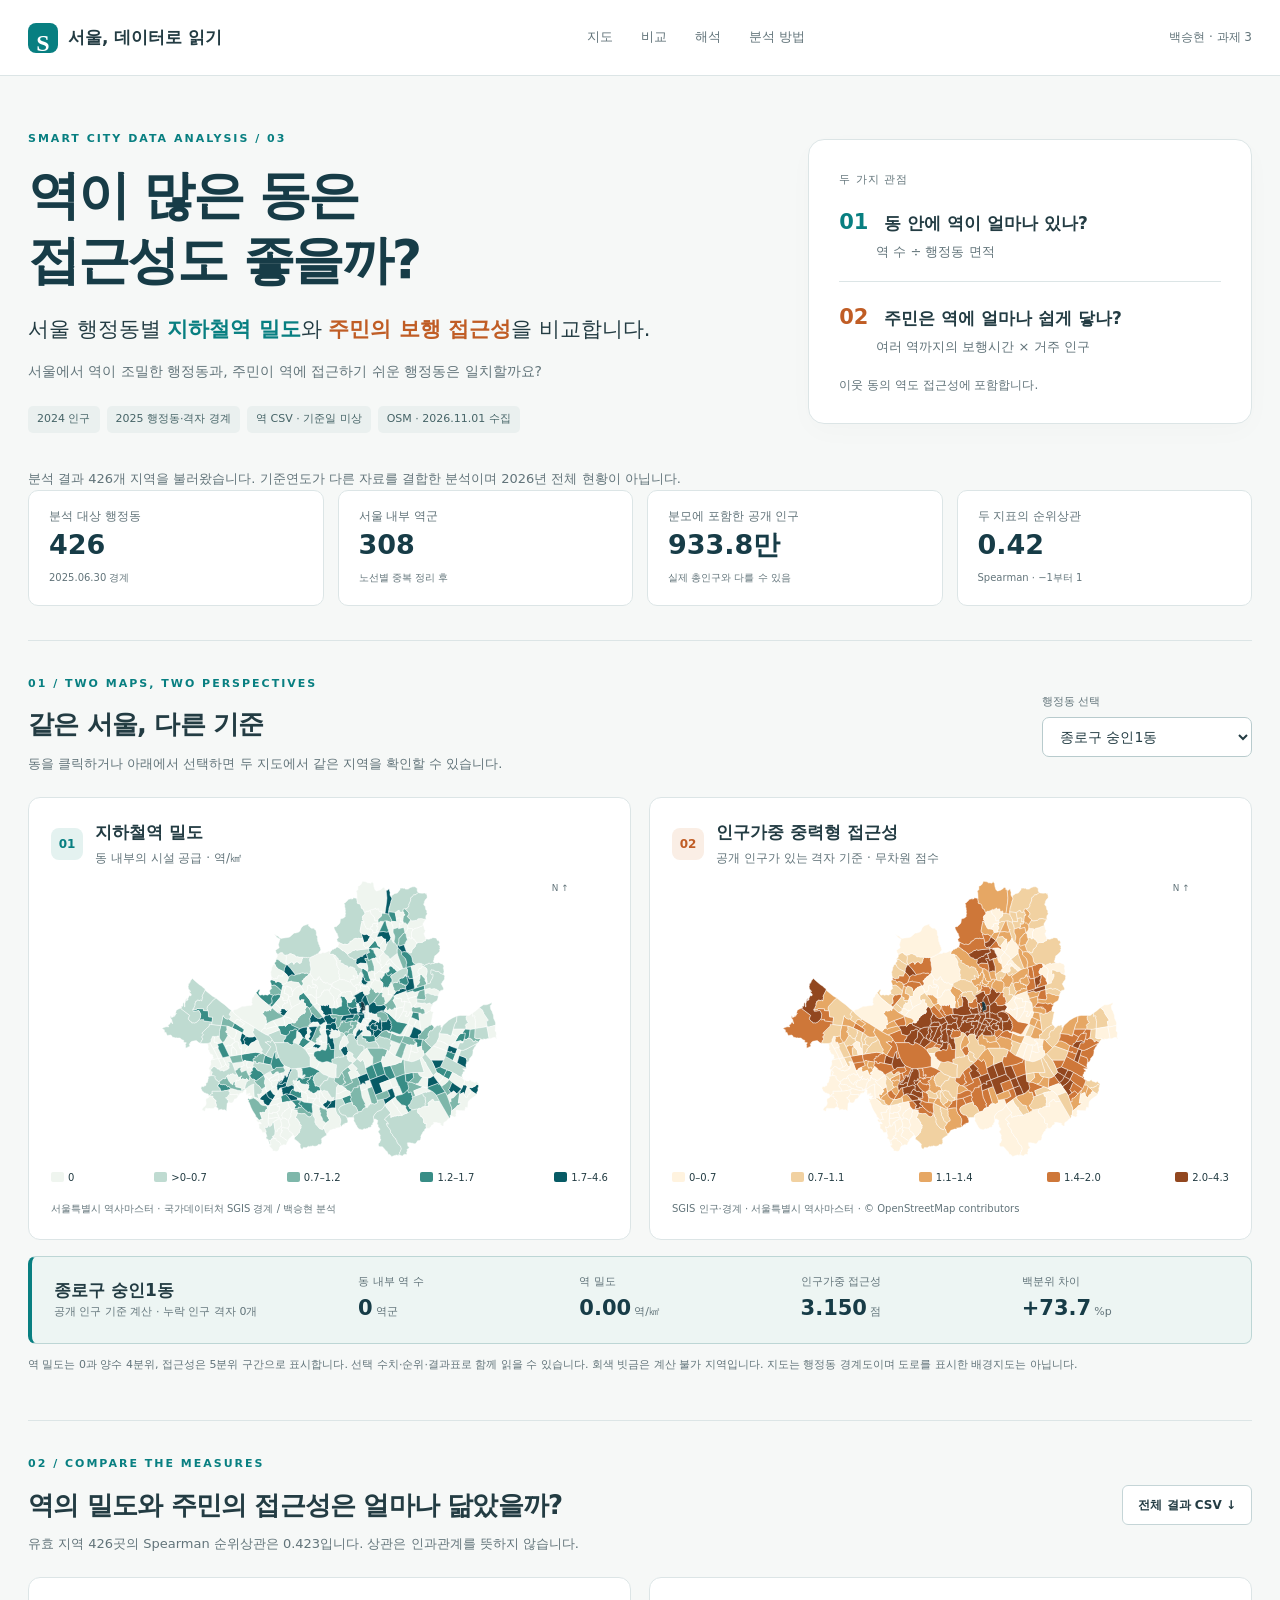
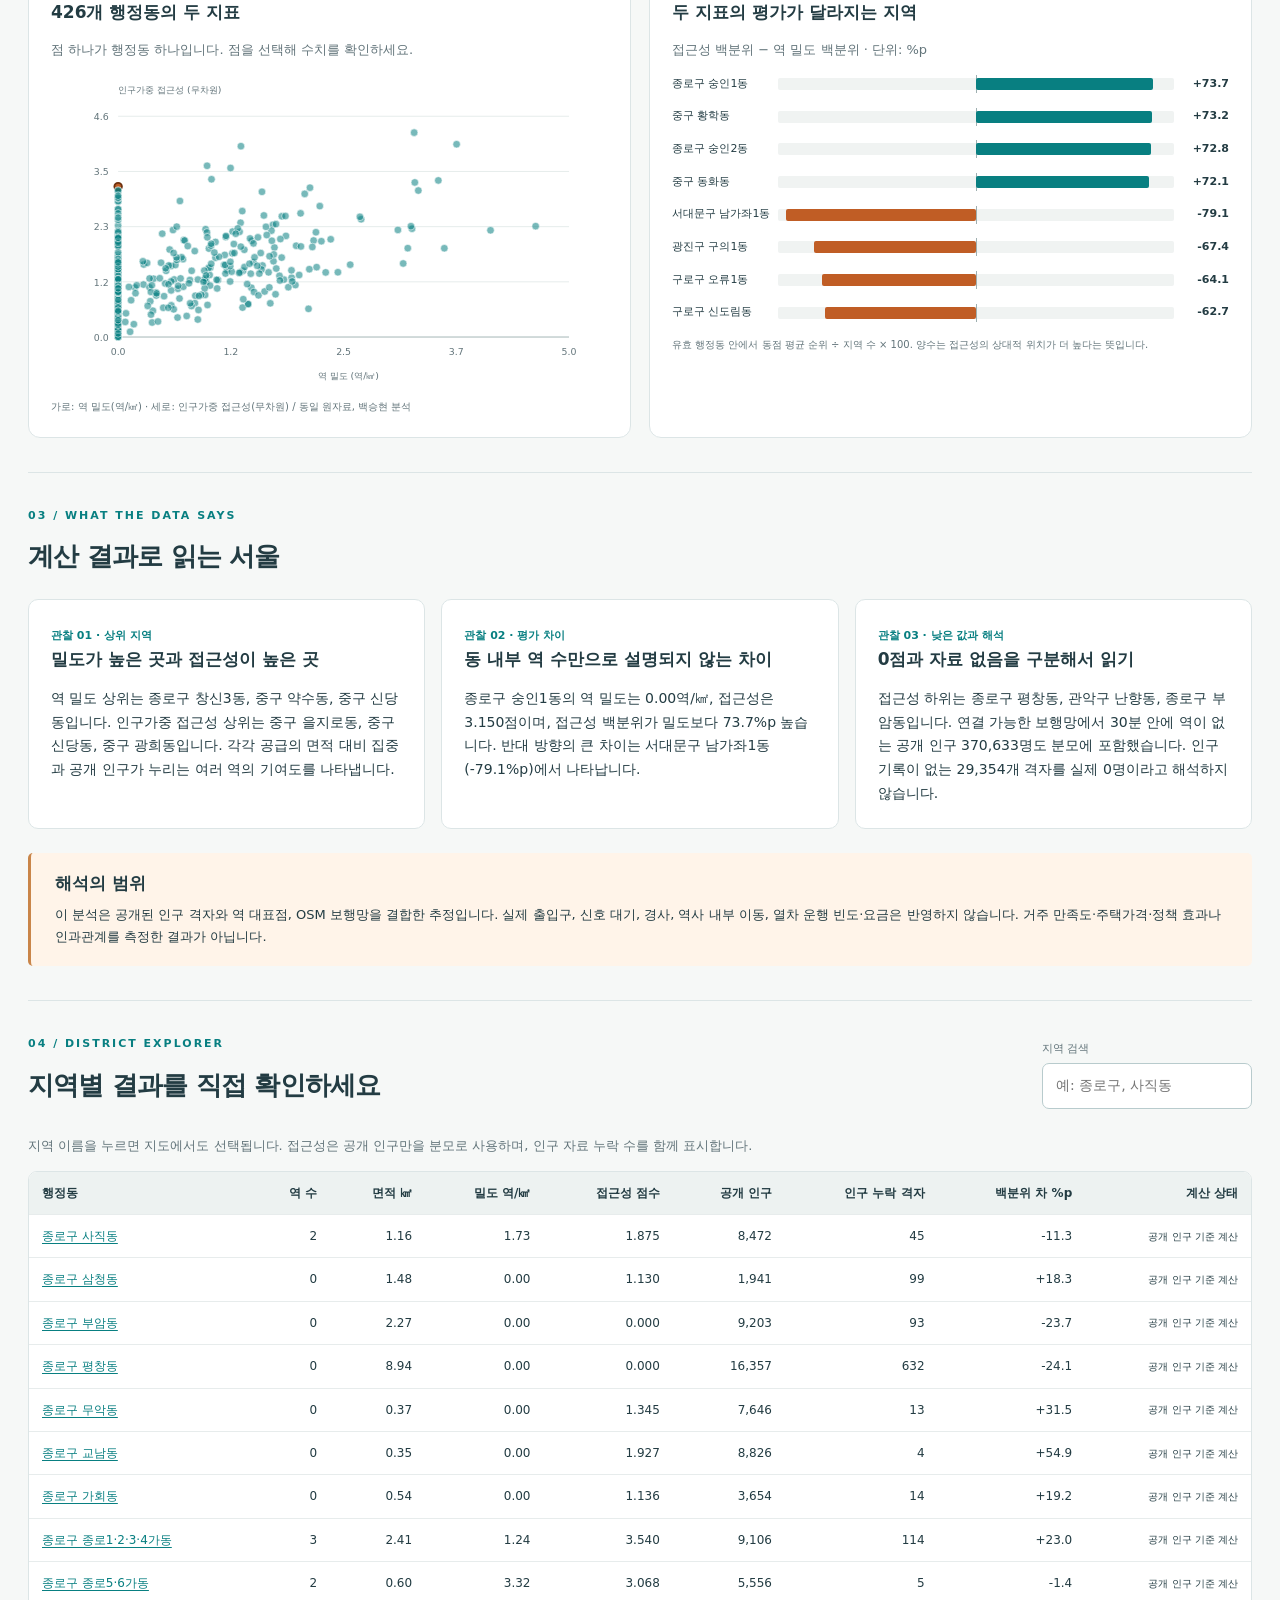
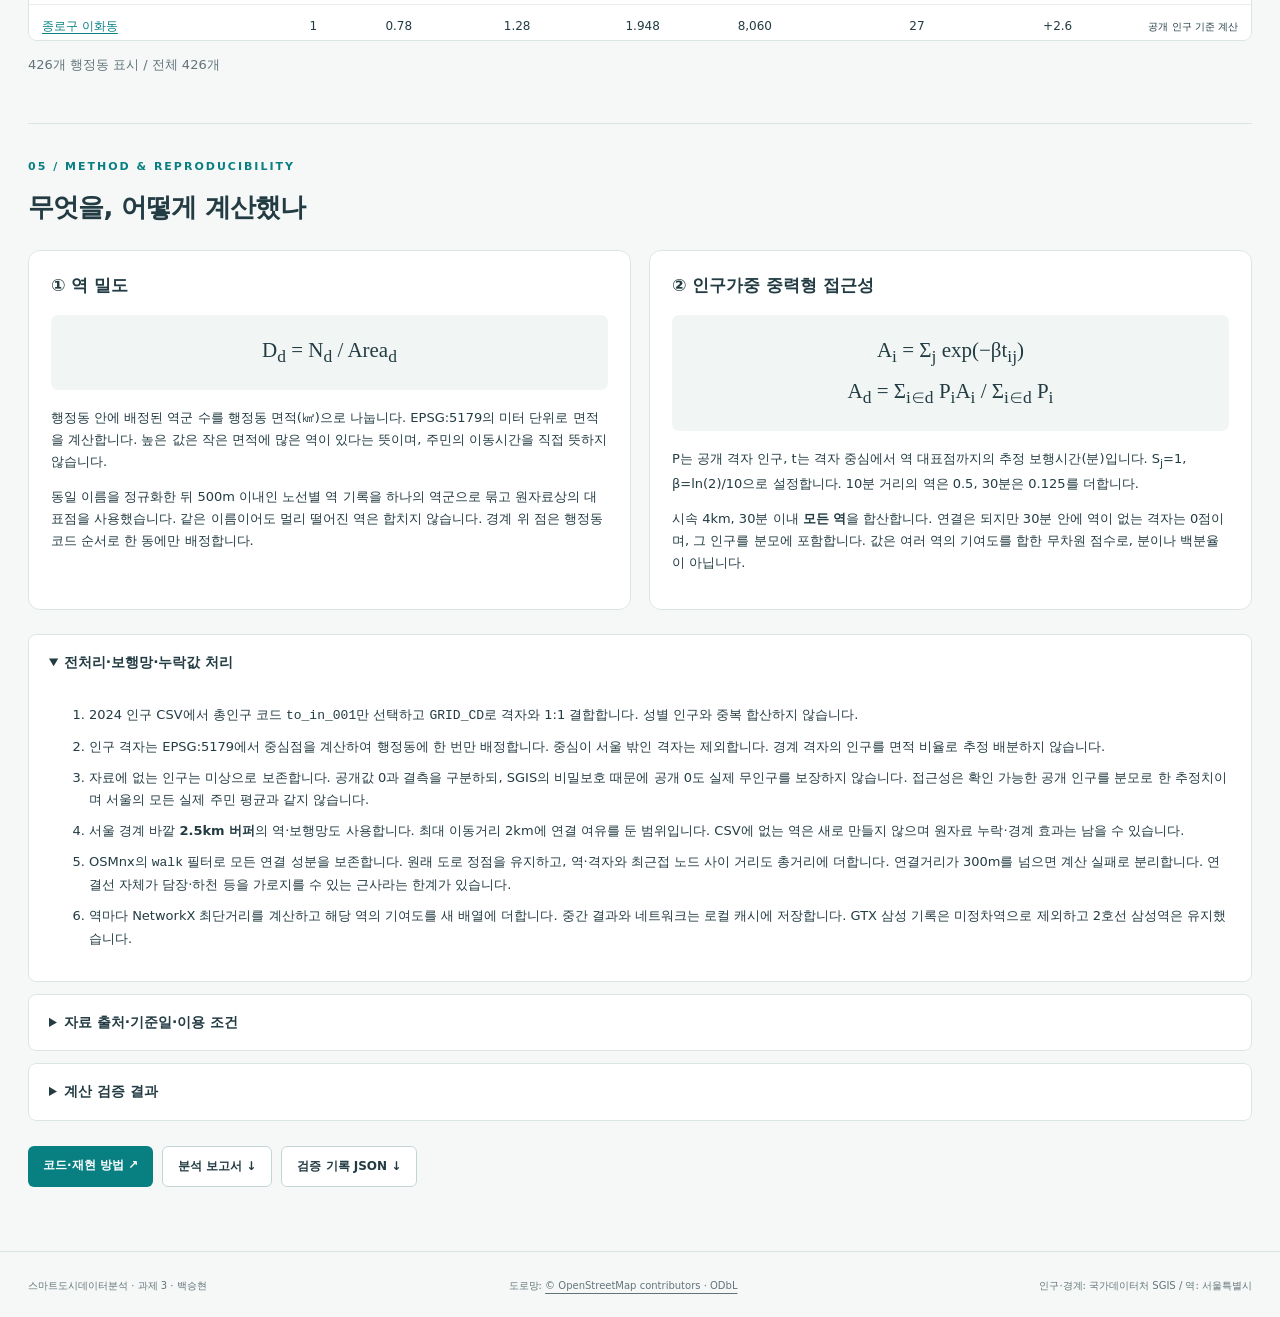
<file: public/index.html>
<!doctype html>
<html lang="ko"><head><meta charset="utf-8"><meta name="viewport" content="width=device-width,initial-scale=1"><meta name="description" content="서울 행정동별 지하철역 밀도와 100m 격자 인구가중 보행 접근성을 비교한 스마트도시데이터분석 과제 3"><title>역이 많은 동은 접근성도 좋을까? | 서울 지하철 접근성</title><link rel="icon" href="favicon.svg"><link rel="stylesheet" href="style.css"><script src="app.js" defer></script></head>
<body><header><a class="brand" href="#"><span class="brand-symbol">S</span>서울, 데이터로 읽기</a><nav><a href="#atlas">지도</a><a href="#relationship">비교</a><a href="#findings">해석</a><a href="#method">분석 방법</a></nav><span class="byline">백승현 · 과제 3</span></header>
<main><section class="hero"><div><p class="eyebrow">SMART CITY DATA ANALYSIS / 03</p><h1>역이 많은 동은 <br>접근성도 좋을까?</h1><p class="lead">서울 행정동별 <strong>지하철역 밀도</strong>와<br class="mobile-break"> <strong>주민의 보행 접근성</strong>을 비교합니다.</p><p class="question">서울에서 역이 조밀한 행정동과, 주민이 역에 접근하기 쉬운 행정동은 일치할까요?</p><div class="chips"><span>2024 인구</span><span>2025 행정동·격자 경계</span><span>역 CSV · 기준일 미상</span><span>OSM · 2026.11.01 수집</span></div></div><aside class="hero-note"><span class="small-label">두 가지 관점</span><p><b class="teal">01</b> 동 안에 역이 얼마나 있나?<small>역 수 ÷ 행정동 면적</small></p><div class="rule"></div><p><b class="orange">02</b> 주민은 역에 얼마나 쉽게 닿나?<small>여러 역까지의 보행시간 × 거주 인구</small></p><span class="subtle">이웃 동의 역도 접근성에 포함합니다.</span></aside></section>
<div id="load-status" role="status">검증된 분석 결과를 불러오는 중입니다.</div><section class="stats" id="stats" aria-label="분석 요약"></section>
<section class="section" id="atlas"><div class="section-heading"><div><p class="eyebrow">01 / TWO MAPS, TWO PERSPECTIVES</p><h2>같은 서울, 다른 기준</h2><p>동을 클릭하거나 아래에서 선택하면 두 지도에서 같은 지역을 확인할 수 있습니다.</p></div><label class="select-label">행정동 선택<select id="dong-select" aria-label="행정동 선택"></select></label></div>
<div class="maps"><article class="card"><div class="card-heading"><span class="number teal-bg">01</span><div><h3>지하철역 밀도</h3><p>동 내부의 시설 공급 · 역/㎢</p></div></div><div id="density-map" class="map" aria-label="행정동별 지하철역 밀도 지도"></div><div id="density-legend" class="legend"></div><p class="source">서울특별시 역사마스터 · 국가데이터처 SGIS 경계 / 백승현 분석</p></article><article class="card"><div class="card-heading"><span class="number orange-bg">02</span><div><h3>인구가중 중력형 접근성</h3><p>공개 인구가 있는 격자 기준 · 무차원 점수</p></div></div><div id="access-map" class="map" aria-label="행정동별 인구가중 중력형 접근성 지도"></div><div id="access-legend" class="legend"></div><p class="source">SGIS 인구·경계 · 서울특별시 역사마스터 · © OpenStreetMap contributors</p></article></div>
<article id="selected" class="selection" aria-live="polite"></article><p class="map-caption">역 밀도는 0과 양수 4분위, 접근성은 5분위 구간으로 표시합니다. 선택 수치·순위·결과표로 함께 읽을 수 있습니다. 회색 빗금은 계산 불가 지역입니다. 지도는 행정동 경계도이며 도로를 표시한 배경지도는 아닙니다.</p></section>
<section class="section" id="relationship"><div class="section-heading"><div><p class="eyebrow">02 / COMPARE THE MEASURES</p><h2>역의 밀도와 주민의 접근성은 얼마나 닮았을까?</h2><p id="correlation"></p></div><a class="button secondary" href="results.csv" download>전체 결과 CSV ↓</a></div><div class="comparison"><article class="card"><h3>426개 행정동의 두 지표</h3><p class="subtle">점 하나가 행정동 하나입니다. 점을 선택해 수치를 확인하세요.</p><div id="scatter" class="scatter"></div><p class="source">가로: 역 밀도(역/㎢) · 세로: 인구가중 접근성(무차원) / 동일 원자료, 백승현 분석</p></article><article class="card"><h3>두 지표의 평가가 달라지는 지역</h3><p class="subtle">접근성 백분위 − 역 밀도 백분위 · 단위: %p</p><div id="gap-chart"></div><p class="source">유효 행정동 안에서 동점 평균 순위 ÷ 지역 수 × 100. 양수는 접근성의 상대적 위치가 더 높다는 뜻입니다.</p></article></div></section>
<section class="section" id="findings"><p class="eyebrow">03 / WHAT THE DATA SAYS</p><h2>계산 결과로 읽는 서울</h2><div id="findings-content" class="findings"></div><article class="caution"><h3>해석의 범위</h3><p>이 분석은 공개된 인구 격자와 역 대표점, OSM 보행망을 결합한 추정입니다. 실제 출입구, 신호 대기, 경사, 역사 내부 이동, 열차 운행 빈도·요금은 반영하지 않습니다. 거주 만족도·주택가격·정책 효과나 인과관계를 측정한 결과가 아닙니다.</p></article></section>
<section class="section" id="table-section"><div class="section-heading"><div><p class="eyebrow">04 / DISTRICT EXPLORER</p><h2>지역별 결과를 직접 확인하세요</h2></div><label class="select-label">지역 검색<input id="search" type="search" placeholder="예: 종로구, 사직동" aria-label="지역 결과 검색"></label></div><p class="subtle">지역 이름을 누르면 지도에서도 선택됩니다. 접근성은 공개 인구만을 분모로 사용하며, 인구 자료 누락 수를 함께 표시합니다.</p><div class="table-wrap"><table><caption class="sr-only">서울 행정동별 분석 결과</caption><thead><tr><th>행정동</th><th>역 수</th><th>면적 ㎢</th><th>밀도 역/㎢</th><th>접근성 점수</th><th>공개 인구</th><th>인구 누락 격자</th><th>백분위 차 %p</th><th>계산 상태</th></tr></thead><tbody id="results-body"></tbody></table></div><p id="row-count" class="subtle" role="status"></p></section>
<section class="section" id="method"><p class="eyebrow">05 / METHOD & REPRODUCIBILITY</p><h2>무엇을, 어떻게 계산했나</h2><div class="method-grid"><article class="card"><h3>① 역 밀도</h3><div class="formula">D<sub>d</sub> = N<sub>d</sub> / Area<sub>d</sub></div><p>행정동 안에 배정된 역군 수를 행정동 면적(㎢)으로 나눕니다. EPSG:5179의 미터 단위로 면적을 계산합니다. 높은 값은 작은 면적에 많은 역이 있다는 뜻이며, 주민의 이동시간을 직접 뜻하지 않습니다.</p><p>동일 이름을 정규화한 뒤 500m 이내인 노선별 역 기록을 하나의 역군으로 묶고 원자료상의 대표점을 사용했습니다. 같은 이름이어도 멀리 떨어진 역은 합치지 않습니다. 경계 위 점은 행정동 코드 순서로 한 동에만 배정합니다.</p></article><article class="card"><h3>② 인구가중 중력형 접근성</h3><div class="formula">A<sub>i</sub> = Σ<sub>j</sub> exp(−βt<sub>ij</sub>)<br>A<sub>d</sub> = Σ<sub>i∈d</sub> P<sub>i</sub>A<sub>i</sub> / Σ<sub>i∈d</sub> P<sub>i</sub></div><p>P는 공개 격자 인구, t는 격자 중심에서 역 대표점까지의 추정 보행시간(분)입니다. S<sub>j</sub>=1, β=ln(2)/10으로 설정합니다. 10분 거리의 역은 0.5, 30분은 0.125를 더합니다.</p><p>시속 4km, 30분 이내 <strong>모든 역</strong>을 합산합니다. 연결은 되지만 30분 안에 역이 없는 격자는 0점이며, 그 인구를 분모에 포함합니다. 값은 여러 역의 기여도를 합한 무차원 점수로, 분이나 백분율이 아닙니다.</p></article></div>
<details open><summary>전처리·보행망·누락값 처리</summary><div class="detail-body"><ol><li>2024 인구 CSV에서 총인구 코드 <code>to_in_001</code>만 선택하고 <code>GRID_CD</code>로 격자와 1:1 결합합니다. 성별 인구와 중복 합산하지 않습니다.</li><li>인구 격자는 EPSG:5179에서 중심점을 계산하여 행정동에 한 번만 배정합니다. 중심이 서울 밖인 격자는 제외합니다. 경계 격자의 인구를 면적 비율로 추정 배분하지 않습니다.</li><li>자료에 없는 인구는 미상으로 보존합니다. 공개값 0과 결측을 구분하되, SGIS의 비밀보호 때문에 공개 0도 실제 무인구를 보장하지 않습니다. 접근성은 확인 가능한 공개 인구를 분모로 한 추정치이며 서울의 모든 실제 주민 평균과 같지 않습니다.</li><li>서울 경계 바깥 <strong>2.5km 버퍼</strong>의 역·보행망도 사용합니다. 최대 이동거리 2km에 연결 여유를 둔 범위입니다. CSV에 없는 역은 새로 만들지 않으며 원자료 누락·경계 효과는 남을 수 있습니다.</li><li>OSMnx의 <code>walk</code> 필터로 모든 연결 성분을 보존합니다. 원래 도로 정점을 유지하고, 역·격자와 최근접 노드 사이 거리도 총거리에 더합니다. 연결거리가 300m를 넘으면 계산 실패로 분리합니다. 연결선 자체가 담장·하천 등을 가로지를 수 있는 근사라는 한계가 있습니다.</li><li>역마다 NetworkX 최단거리를 계산하고 해당 역의 기여도를 새 배열에 더합니다. 중간 결과와 네트워크는 로컬 캐시에 저장합니다. GTX 삼성 기록은 미정차역으로 제외하고 2호선 삼성역은 유지했습니다.</li></ol></div></details>
<details><summary>자료 출처·기준일·이용 조건</summary><div class="detail-body" id="sources"></div></details><details><summary>계산 검증 결과</summary><div class="detail-body" id="validation"></div></details><div class="links"><a class="button" id="github-link" href="https://github.com/shbaek95/seoul_subway_accessibility">코드·재현 방법 ↗</a><a class="button secondary" href="report.md">분석 보고서 ↓</a><a class="button secondary" href="validation.json">검증 기록 JSON ↓</a></div></section>
</main><footer><span>스마트도시데이터분석 · 과제 3 · 백승현</span><span>도로망: <a href="https://www.openstreetmap.org/copyright">© OpenStreetMap contributors · ODbL</a></span><span>인구·경계: 국가데이터처 SGIS / 역: 서울특별시</span></footer><div id="tooltip" role="status" class="tooltip" hidden></div></body></html>
</file>
<file: public/style.css>
@charset "UTF-8";
/* 대표 이미지용 요약 보기: 동일한 실제 결과를 한 화면에 배치합니다. */
body.summary-view header{height:54px}body.summary-view nav{display:none}body.summary-view .hero{display:block;padding:20px 0 14px}body.summary-view .hero-note,body.summary-view #load-status{display:none}body.summary-view h1{font-size:40px;line-height:1.25;letter-spacing:-1.5px;margin-bottom:8px}body.summary-view h1 br{display:none}body.summary-view .eyebrow{margin-bottom:6px}body.summary-view .lead{font-size:18px;margin-bottom:4px}body.summary-view .question{margin:4px 0;max-width:none}body.summary-view .chips{margin-top:10px}body.summary-view .stats{margin-bottom:18px}body.summary-view .stat{padding:10px 18px}body.summary-view .stat .value{font-size:25px}body.summary-view #atlas{padding:18px 0}body.summary-view .section-heading{margin-bottom:12px}body.summary-view h2{font-size:23px;margin-bottom:5px}body.summary-view .card{padding:16px 20px}body.summary-view .map svg{height:280px}body.summary-view .source{margin-top:9px}body.summary-view .selection{margin-top:10px;padding:12px 18px}body.summary-view .map-caption{margin:7px 0;font-size:10px}body.summary-view .section:not(#atlas),body.summary-view footer{display:none}
:root{--navy:#173c47;--teal:#087f81;--orange:#c05d25;--ink:#233c43;--muted:#62747a;--line:#dce5e6;--paper:#f6f8f7;--white:#fff}*{box-sizing:border-box}html{scroll-behavior:smooth;scroll-padding-top:85px}body{margin:0;background:var(--paper);color:var(--ink);font-family:"Malgun Gothic","Apple SD Gothic Neo",system-ui,sans-serif;line-height:1.7;font-size:15px}a{color:inherit;text-underline-offset:4px}header{height:76px;display:flex;align-items:center;gap:32px;justify-content:space-between;padding:0 max(28px,calc((100vw - 1320px)/2));border-bottom:1px solid var(--line);background:#fff}.brand{text-decoration:none;font-size:17px;font-weight:800;display:flex;align-items:center;gap:10px;white-space:nowrap}.brand-symbol{background:var(--teal);color:white;display:inline-grid;place-items:center;width:30px;height:30px;border-radius:8px;font-family:Georgia,serif;font-size:24px}nav{display:flex;gap:28px}nav a{text-decoration:none;font-size:13px;color:var(--muted)}.byline{font-size:12px;color:var(--muted)}main{max-width:1320px;margin:auto;padding:0 28px}.hero{padding:54px 0 35px;display:grid;grid-template-columns:1.6fr 1fr;gap:70px;align-items:center}.eyebrow{font-size:11px;font-weight:800;letter-spacing:2px;color:var(--teal);margin:0 0 13px}h1{font-size:clamp(34px,4.1vw,56px);line-height:1.25;letter-spacing:-2.3px;margin:0 0 20px;color:var(--navy)}.lead{font-size:21px;line-height:1.6;margin:0 0 12px}.lead strong:first-child{color:var(--teal)}.lead strong:last-child{color:var(--orange)}.question{color:var(--muted);max-width:580px;font-size:14px}.chips{display:flex;gap:7px;flex-wrap:wrap;margin-top:22px}.chips span{font-size:11px;background:#eaf0ef;padding:4px 9px;border-radius:5px;color:#466467}.hero-note{background:white;border:1px solid var(--line);border-radius:16px;padding:26px 30px;box-shadow:0 8px 28px #173c4705}.small-label{letter-spacing:1px;font-size:11px;color:var(--muted)}.hero-note p{font-weight:700;font-size:17px;margin:14px 0}.hero-note b{font-size:21px;margin-right:10px}.hero-note small{display:block;font-weight:400;color:var(--muted);font-size:13px;margin-left:37px}.rule{height:1px;background:var(--line);margin:18px 0}.subtle{font-size:13px;color:var(--muted)}.hero-note .subtle{font-size:12px}.teal{color:var(--teal)}.orange{color:var(--orange)}.stats{display:grid;grid-template-columns:repeat(4,1fr);gap:14px;margin-bottom:34px}.stat{border:1px solid var(--line);background:white;border-radius:10px;padding:15px 20px}.stat .value{font-size:27px;color:var(--navy);font-weight:800;line-height:1.4}.stat p{margin:0;font-size:12px;color:var(--muted)}.stat small{font-size:10px;color:var(--muted)}.section{padding:34px 0;border-top:1px solid var(--line)}.section-heading{display:flex;justify-content:space-between;align-items:center;gap:20px;margin-bottom:22px}h2{font-size:26px;line-height:1.4;letter-spacing:-.8px;margin:0 0 10px}.section-heading p:not(.eyebrow){margin:0;color:var(--muted);font-size:13px}h3{font-size:17px;margin:0 0 8px;line-height:1.5}.select-label{font-size:11px;color:var(--muted);display:flex;flex-direction:column;gap:5px;flex-shrink:0}select,input{font:inherit;font-size:14px;background:white;color:var(--ink);border:1px solid #b8cbcd;border-radius:7px;padding:10px 13px;min-width:210px;max-width:100%}.maps,.comparison,.method-grid{display:grid;grid-template-columns:1fr 1fr;gap:18px}.card{background:white;border:1px solid var(--line);border-radius:12px;padding:22px;min-width:0}.card-heading{display:flex;gap:12px;align-items:center}.card-heading h3{margin:0}.card-heading p{font-size:12px;color:var(--muted);margin:3px 0 0}.number{font-size:12px;font-weight:800;display:grid;place-items:center;width:32px;height:32px;border-radius:8px}.teal-bg{background:#e4f2f0;color:var(--teal)}.orange-bg{background:#faeee5;color:var(--orange)}.map svg{width:100%;height:300px;display:block}.map path{stroke:#fff;stroke-width:.45;cursor:pointer;vector-effect:non-scaling-stroke}.map path:hover,.map path:focus,.map path.selected{stroke:var(--navy);stroke-width:2.2;outline:none;filter:brightness(.94)}.legend{display:flex;flex-wrap:wrap;justify-content:space-between;gap:4px;font-size:10px}.legend span{display:flex;align-items:center;gap:4px}.legend i{width:13px;height:10px;border-radius:2px;display:inline-block}.source{font-size:10px;line-height:1.6;color:var(--muted);margin:15px 0 0}.selection{margin-top:16px;border:1px solid #bdd6d5;border-left:4px solid var(--teal);background:#edf5f3;padding:16px 22px;border-radius:8px;display:grid;grid-template-columns:1.4fr repeat(4,1fr);gap:14px;align-items:center}.selection h3{margin:0;font-size:17px}.selection small{display:block;font-size:11px;color:var(--muted)}.selection b{font-size:21px;color:var(--navy)}.selection span{font-size:11px;color:var(--muted);margin-left:3px}.map-caption{font-size:11px;color:var(--muted);margin-top:12px}.button{display:inline-block;background:var(--teal);color:white;padding:9px 15px;font-size:12px;font-weight:700;text-decoration:none;border-radius:6px;white-space:nowrap}.secondary{background:white;color:var(--ink);border:1px solid #c5d5d7}.scatter svg{width:100%;height:310px;display:block}.scatter circle{cursor:pointer;fill:var(--teal);fill-opacity:.55;stroke:white;stroke-width:.6}.scatter circle.selected{fill:var(--orange);fill-opacity:1;stroke:#6d310f;stroke-width:2}.scatter text{fill:var(--muted);font-family:inherit;font-size:10px}.gap-row{display:grid;grid-template-columns:100px 1fr 49px;gap:6px;align-items:center;margin:14px 0;font-size:11px}.gap-row button{font:inherit;color:var(--ink);background:none;border:0;text-align:left;cursor:pointer;padding:0}.gap-track{height:12px;position:relative;background:#f0f3f2;border-radius:2px}.gap-track:before{content:"";position:absolute;left:50%;height:18px;top:-3px;width:1px;background:#9eafb0}.gap-bar{height:12px;position:absolute;border-radius:2px}.gap-row strong{font-size:11px;text-align:right}.findings{display:grid;grid-template-columns:repeat(3,1fr);gap:16px;margin:24px 0}.finding{padding:22px;background:white;border:1px solid var(--line);border-radius:10px}.finding .tag{font-size:11px;font-weight:700;color:var(--teal)}.finding p{font-size:14px;margin-bottom:0}.caution{background:#fff4e9;border-left:3px solid #c98549;padding:18px 24px;border-radius:5px}.caution p{margin:4px 0 0;font-size:13px}.table-wrap{max-height:470px;overflow:auto;background:white;border:1px solid var(--line);border-radius:9px}table{border-collapse:collapse;width:100%;white-space:nowrap;font-size:12px}th,td{padding:11px 13px;text-align:right;border-bottom:1px solid #e7ecec}th{background:#edf2f1;position:sticky;top:0;z-index:1;font-weight:700}th:first-child,td:first-child{text-align:left}td button{font:inherit;background:none;border:0;text-decoration:underline;text-underline-offset:3px;cursor:pointer;color:var(--teal);padding:0}tbody tr:hover{background:#f2f8f6}td:last-child{font-size:10px}.method-grid{margin:24px 0}.method-grid p{font-size:13px}.formula{font-family:Georgia,"Malgun Gothic",serif;font-size:21px;background:#f1f6f4;padding:17px;text-align:center;border-radius:7px;margin:17px 0;line-height:1.8}details{background:white;border:1px solid var(--line);border-radius:8px;margin:12px 0;padding:0 20px}summary{font-size:14px;font-weight:700;cursor:pointer;padding:16px 0}.detail-body{font-size:13px;padding:0 0 18px;overflow-wrap:anywhere}.detail-body li{margin-bottom:9px}.detail-body h4{font-size:14px;margin-bottom:6px}.links{display:flex;gap:9px;flex-wrap:wrap;margin:25px 0 10px}footer{max-width:1320px;margin:20px auto 0;border-top:1px solid var(--line);padding:25px 28px;display:flex;justify-content:space-between;gap:15px;font-size:10px;color:var(--muted)}.tooltip{position:fixed;z-index:10;pointer-events:none;background:#173c47;color:white;border-radius:7px;padding:9px 13px;font-size:12px;box-shadow:0 5px 15px #0002;max-width:260px}.sr-only{position:absolute;width:1px;height:1px;overflow:hidden;clip:rect(0,0,0,0)}.mobile-break{display:none}#load-status{font-size:13px;color:var(--muted)}:focus-visible{outline:3px solid #d2813e;outline-offset:3px}@media(min-width:1400px){.map svg{height:325px}}@media(max-width:900px){header{gap:18px;padding:0 22px}nav{gap:15px}.byline{display:none}.hero{gap:25px}.hero-note{padding:20px}.hero-note p{font-size:14px}.selection{grid-template-columns:1fr 1fr 1fr}.selection>div:first-child{grid-column:1/-1}.findings{grid-template-columns:1fr}.comparison{grid-template-columns:1fr}.map svg{height:260px}}@media(max-width:600px){body{font-size:14px}header{height:62px;padding:0 18px}.brand{font-size:14px}nav a{font-size:11px}nav a:last-child{display:none}nav{gap:13px}main{padding:0 18px}.hero{grid-template-columns:1fr;padding:32px 0 24px;gap:20px}h1{font-size:38px;letter-spacing:-1.5px}.lead{font-size:18px}.hero-note{display:none}.question{font-size:13px}.chips span{font-size:10px}.stats{grid-template-columns:1fr 1fr;gap:9px;margin-bottom:20px}.stat{padding:12px}.stat .value{font-size:24px}.section{padding:27px 0}.section-heading{display:block}h2{font-size:23px}.select-label{margin-top:16px}select,input{width:100%;min-width:0}.maps,.method-grid{grid-template-columns:1fr}.card{padding:17px}.map svg{height:300px}.selection{padding:16px;grid-template-columns:1fr 1fr;gap:12px}.selection b{font-size:20px}.legend{font-size:10px}.scatter svg{height:280px}.comparison{gap:14px}.comparison .button{margin-top:12px}.mobile-break{display:block}footer{display:flex;flex-direction:column;padding:22px 18px;gap:4px}.finding{padding:18px}.formula{font-size:19px}.gap-row{grid-template-columns:104px 1fr 43px}.detail-body ol{padding-left:20px}}
</file>
